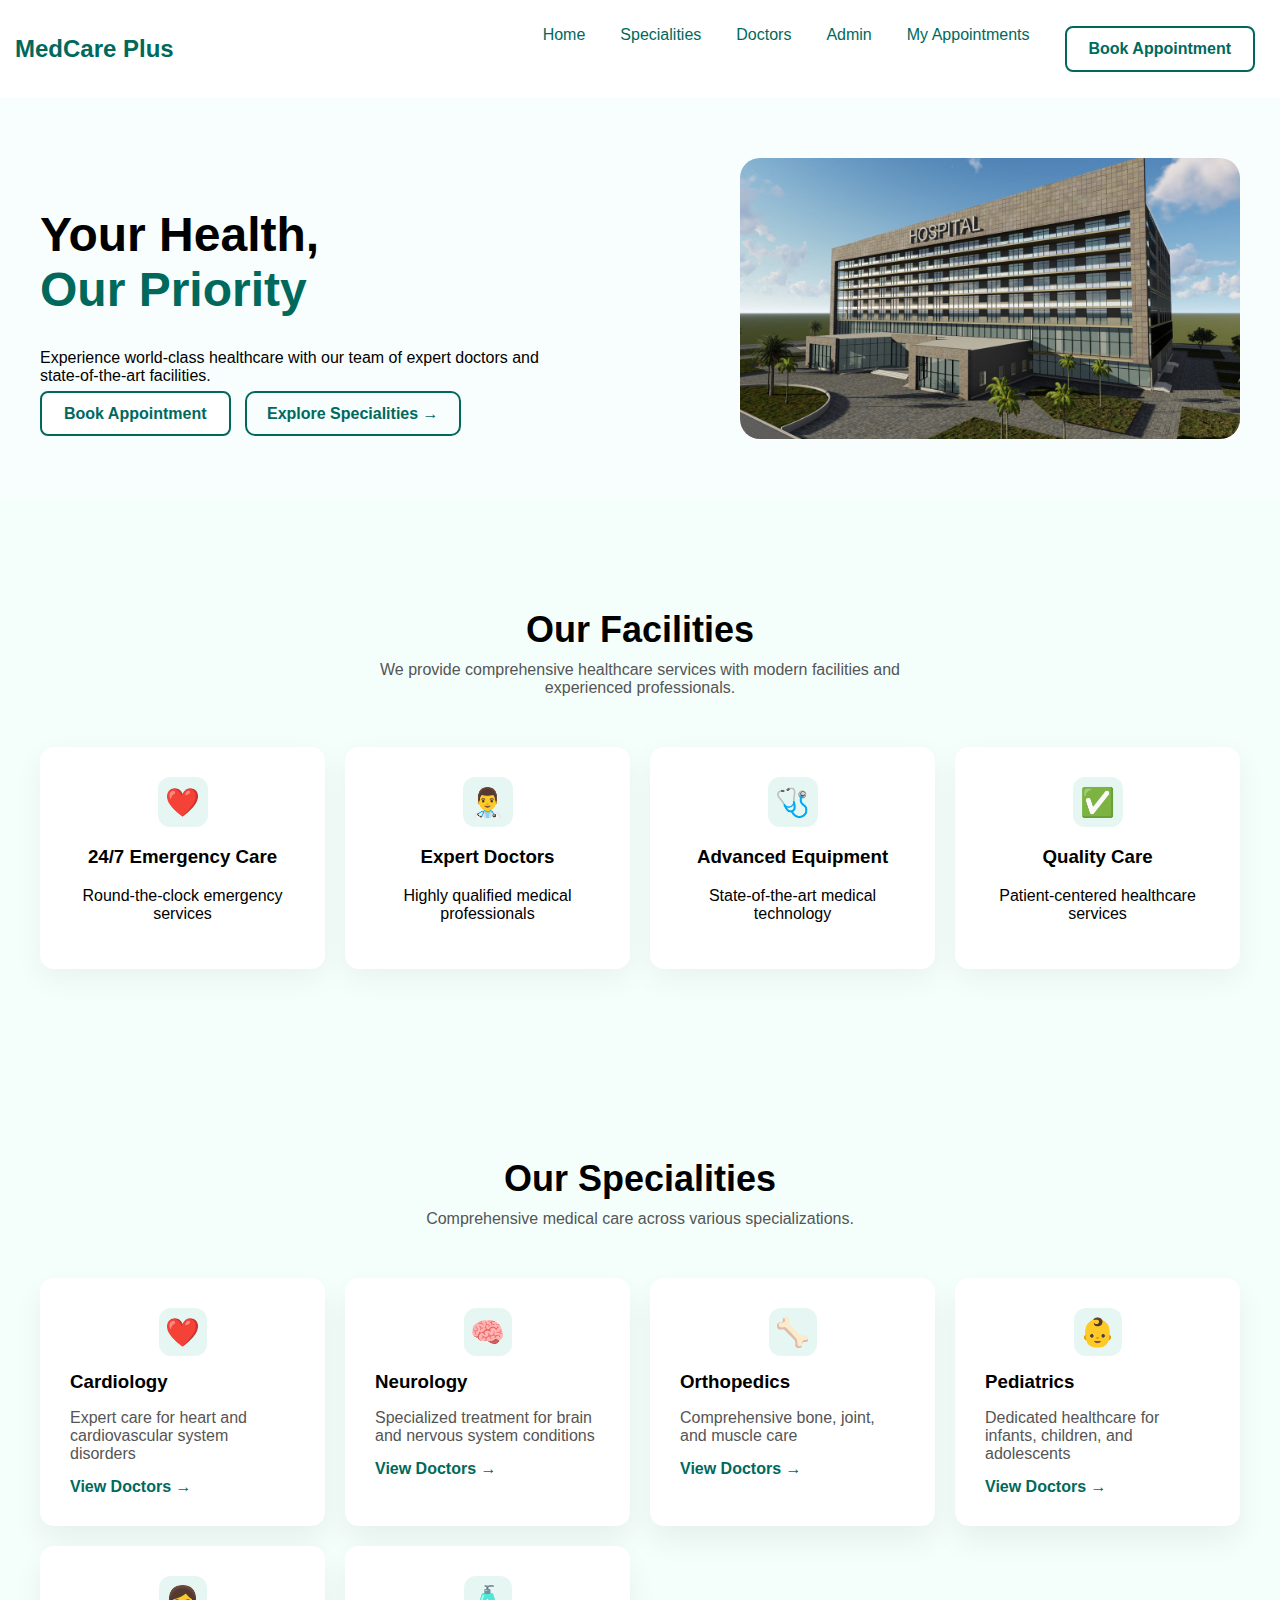
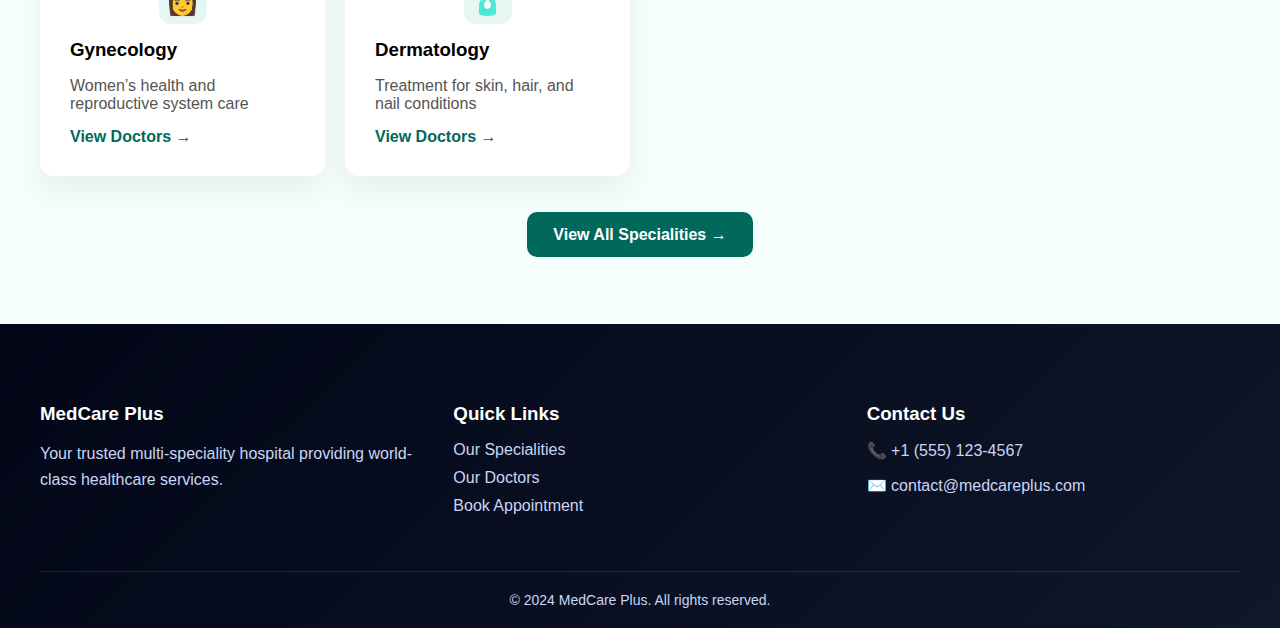
<file: index.html>
<!DOCTYPE html>
<html>
<head>
  <title>MedCare Plus</title>
  <link rel="stylesheet" href="style.css">
</head>
<body>

<header class="navbar">
  <h2 class="logo">MedCare Plus</h2>
  <nav>
  <a href="index.html">Home</a>
  <a href="specialities.html">Specialities</a>
  <a href="doctors.html">Doctors</a>
  <a href="admin-login.html">Admin</a>
  <a href="my-appointments.html">My Appointments</a>
  <a class="btn" href="appointment.html">Book Appointment</a>
</nav>

</header>

<section class="hero">
  <div class="hero-text">
    <h1>Your Health,<br><span>Our Priority</span></h1>
    <p>
      Experience world-class healthcare with our team of expert doctors
      and state-of-the-art facilities.
    </p>

    <div class="hero-buttons">
      <a href="appointment.html" class="btn">Book Appointment</a>
      <a href="specialities.html" class="btn-outline">Explore Specialities →</a>
    </div>
  </div>

  <!-- CLICKABLE IMAGE -->
  <div class="hero-image">
    <a href="doctors.html">
      <img src="Hospital.jpg" alt="Our Doctors">
    </a>
  </div>
</section>

<section class="facilities">
  <h2>Our Facilities</h2>
  <p class="facilities-subtitle">
    We provide comprehensive healthcare services with modern facilities and
    experienced professionals.
  </p>

  <div class="facilities-container">

    <div class="facility-card">
      <div class="icon">❤️</div>
      <h3>24/7 Emergency Care</h3>
      <p>Round-the-clock emergency services</p>
    </div>

    <div class="facility-card">
      <div class="icon">👨‍⚕️</div>
      <h3>Expert Doctors</h3>
      <p>Highly qualified medical professionals</p>
    </div>

    <div class="facility-card">
      <div class="icon">🩺</div>
      <h3>Advanced Equipment</h3>
      <p>State-of-the-art medical technology</p>
    </div>

    <div class="facility-card">
      <div class="icon">✅</div>
      <h3>Quality Care</h3>
      <p>Patient-centered healthcare services</p>
    </div>

  </div>
</section>


<section class="specialities">
  <h2>Our Specialities</h2>
  <p class="specialities-subtitle">
    Comprehensive medical care across various specializations.
  </p>

  <div class="specialities-grid">

    <div class="speciality-card">
      <div class="icon">❤️</div>
      <h3>Cardiology</h3>
      <p>Expert care for heart and cardiovascular system disorders</p>
      <a href="doctors.html">View Doctors →</a>
    </div>

    <div class="speciality-card">
      <div class="icon">🧠</div>
      <h3>Neurology</h3>
      <p>Specialized treatment for brain and nervous system conditions</p>
      <a href="doctors.html">View Doctors →</a>
    </div>

    <div class="speciality-card">
      <div class="icon">🦴</div>
      <h3>Orthopedics</h3>
      <p>Comprehensive bone, joint, and muscle care</p>
      <a href="doctors.html">View Doctors →</a>
    </div>

    <div class="speciality-card">
      <div class="icon">👶</div>
      <h3>Pediatrics</h3>
      <p>Dedicated healthcare for infants, children, and adolescents</p>
      <a href="doctors.html">View Doctors →</a>
    </div>

    <div class="speciality-card">
      <div class="icon">👩</div>
      <h3>Gynecology</h3>
      <p>Women’s health and reproductive system care</p>
      <a href="doctors.html">View Doctors →</a>
    </div>

    <div class="speciality-card">
      <div class="icon">🧴</div>
      <h3>Dermatology</h3>
      <p>Treatment for skin, hair, and nail conditions</p>
      <a href="doctors.html">View Doctors →</a>
    </div>

  </div>

  <div class="specialities-btn">
    <a href="specialities.html">View All Specialities →</a>
  </div>
</section>


<footer class="footer">
  <div class="footer-container">

    <!-- Left -->
    <div class="footer-about">
      <h3>MedCare Plus</h3>
      <p>
        Your trusted multi-speciality hospital providing world-class
        healthcare services.
      </p>
    </div>

    <!-- Middle -->
    <div class="footer-links">
      <h3>Quick Links</h3>
      <ul>
        <li><a href="specialities.html">Our Specialities</a></li>
        <li><a href="doctors.html">Our Doctors</a></li>
        <li><a href="appointment.html">Book Appointment</a></li>
      </ul>
    </div>

    <!-- Right -->
    <div class="footer-contact">
      <h3>Contact Us</h3>
      <p>📞 +1 (555) 123-4567</p>
      <p>✉️ contact@medcareplus.com</p>
    </div>

  </div>

  <div class="footer-bottom">
    © 2024 MedCare Plus. All rights reserved.
  </div>
</footer>





</body>
</html>
</file>
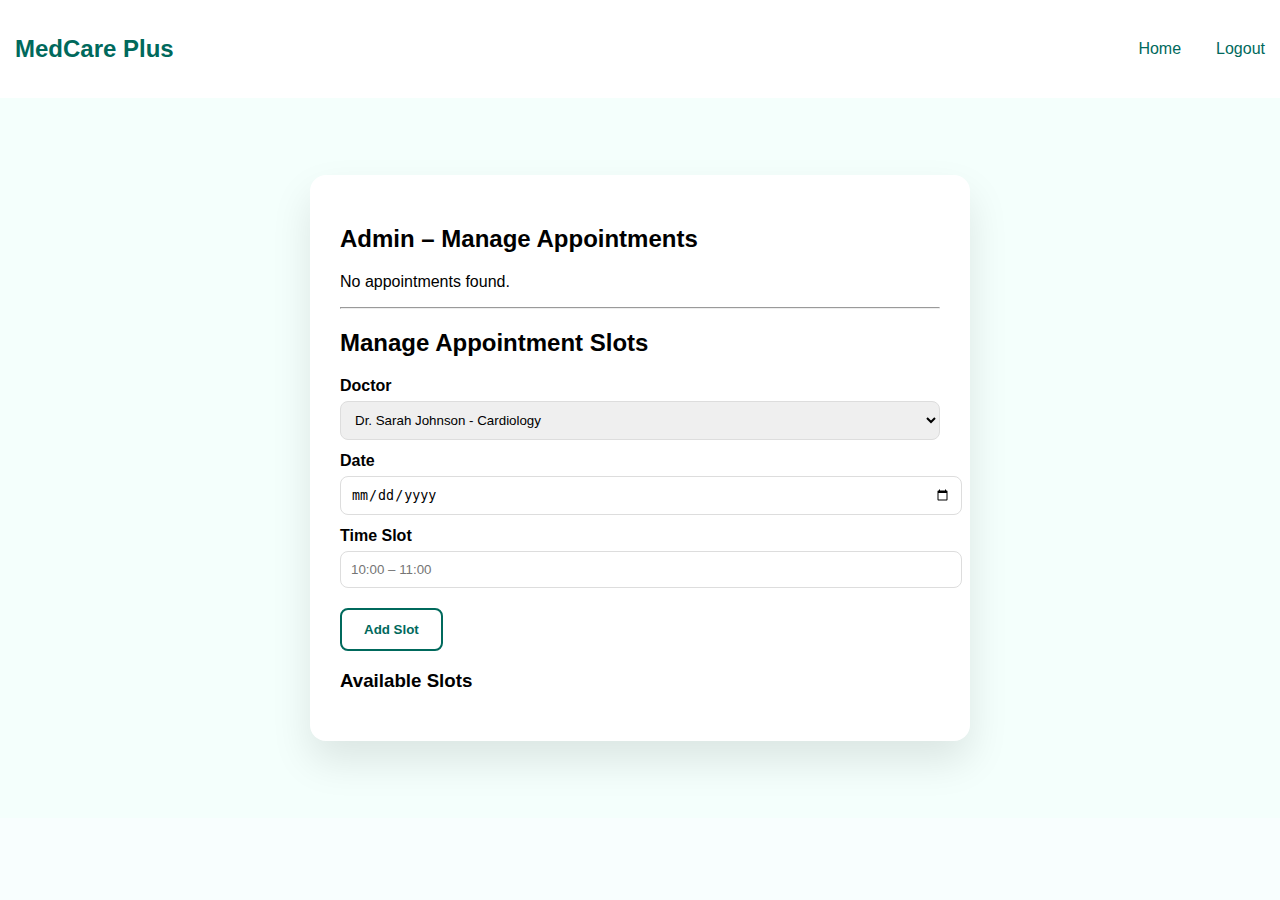
<file: admin-dashboard.html>
<!DOCTYPE html>
<html>
<head>
  <title>Admin Dashboard</title>
  <link rel="stylesheet" href="style.css">
</head>
<body>

<header class="navbar">
  <h2 class="logo">MedCare Plus</h2>
  <nav>
    <a href="index.html">Home</a>
    <a href="admin-login.html">Logout</a>
  </nav>
</header>

<section class="admin">
  <div class="admin-card wide">
    <h2>Admin – Manage Appointments</h2>

    <div id="adminAppointment"></div>
    <hr>

<h2>Manage Appointment Slots</h2>

<form onsubmit="addSlot(event)">
  <label>Doctor</label>
  <select id="slotDoctor" required>
    <option>Dr. Sarah Johnson - Cardiology</option>
    <option>Dr. Michael Chen - Neurology</option>
    <option>Dr. James Wilson - Orthopedics</option>
    <option>Dr. Emily Rodriguez - Pediatrics</option>
  </select>

  <label>Date</label>
  <input type="date" id="slotDate" required>

  <label>Time Slot</label>
  <input type="text" id="slotTime" placeholder="10:00 – 11:00" required>

  <button class="btn">Add Slot</button>
</form>

<h3>Available Slots</h3>
<ul id="slotList"></ul>

  </div>
</section>

<script>
const appointments =
  JSON.parse(localStorage.getItem("appointments")) || [];

const box = document.getElementById("adminAppointment");

if (appointments.length === 0) {
  box.innerHTML = "<p>No appointments found.</p>";
} else {
  box.innerHTML = appointments
    .map((a, index) => {
      let actionArea = "";

      if (a.status === "Pending") {
        actionArea = `
          <button class="btn" onclick="updateStatus(${index}, 'Confirmed')">
            Approve
          </button>
          <button class="btn-outline" onclick="updateStatus(${index}, 'Rejected')">
            Reject
          </button>
        `;
      } 
      else if (a.status === "Confirmed") {
        actionArea = `
          <p class="admin-status approved">
            ✅ You approved this appointment
          </p>
        `;
      } 
      else if (a.status === "Rejected") {
        actionArea = `
          <p class="admin-status rejected">
            ❌ You rejected this appointment
          </p>
        `;
      }

      return `
        <div class="appointment-card user">
          <p><strong>Name:</strong> ${a.name}</p>
          <p><strong>Doctor:</strong> ${a.doctor}</p>
          <p><strong>Date:</strong> ${a.date}</p>
          <p><strong>Time:</strong> ${a.time}</p>
          <p><strong>Status:</strong> ${a.status}</p>

          ${actionArea}
        </div>
      `;
    })
    .join("");
}

function updateStatus(index, status) {
  appointments[index].status = status;
  localStorage.setItem("appointments", JSON.stringify(appointments));
  location.reload();
}
</script>
<script>
function addSlot(e) {
  e.preventDefault();

  // ❌ Block Sunday slot creation
  if (new Date(slotDate.value).getDay() === 0) {
    alert("Cannot create slots on Sunday");
    return;
  }

  const slot = {
    doctor: slotDoctor.value,
    date: slotDate.value,
    time: slotTime.value
  };

  const slots = JSON.parse(localStorage.getItem("slots")) || [];
  slots.push(slot);
  localStorage.setItem("slots", JSON.stringify(slots));

  alert("Slot added successfully");

  // Optional: clear form
  slotDate.value = "";
  slotTime.value = "";

  showSlots();
}


function showSlots() {
  const slots = JSON.parse(localStorage.getItem("slots")) || [];
  slotList.innerHTML = slots
    .map(s => `<li>${s.doctor} | ${s.date} | ${s.time}</li>`)
    .join("");
}

showSlots();
</script>




</body>
</html>
</file>
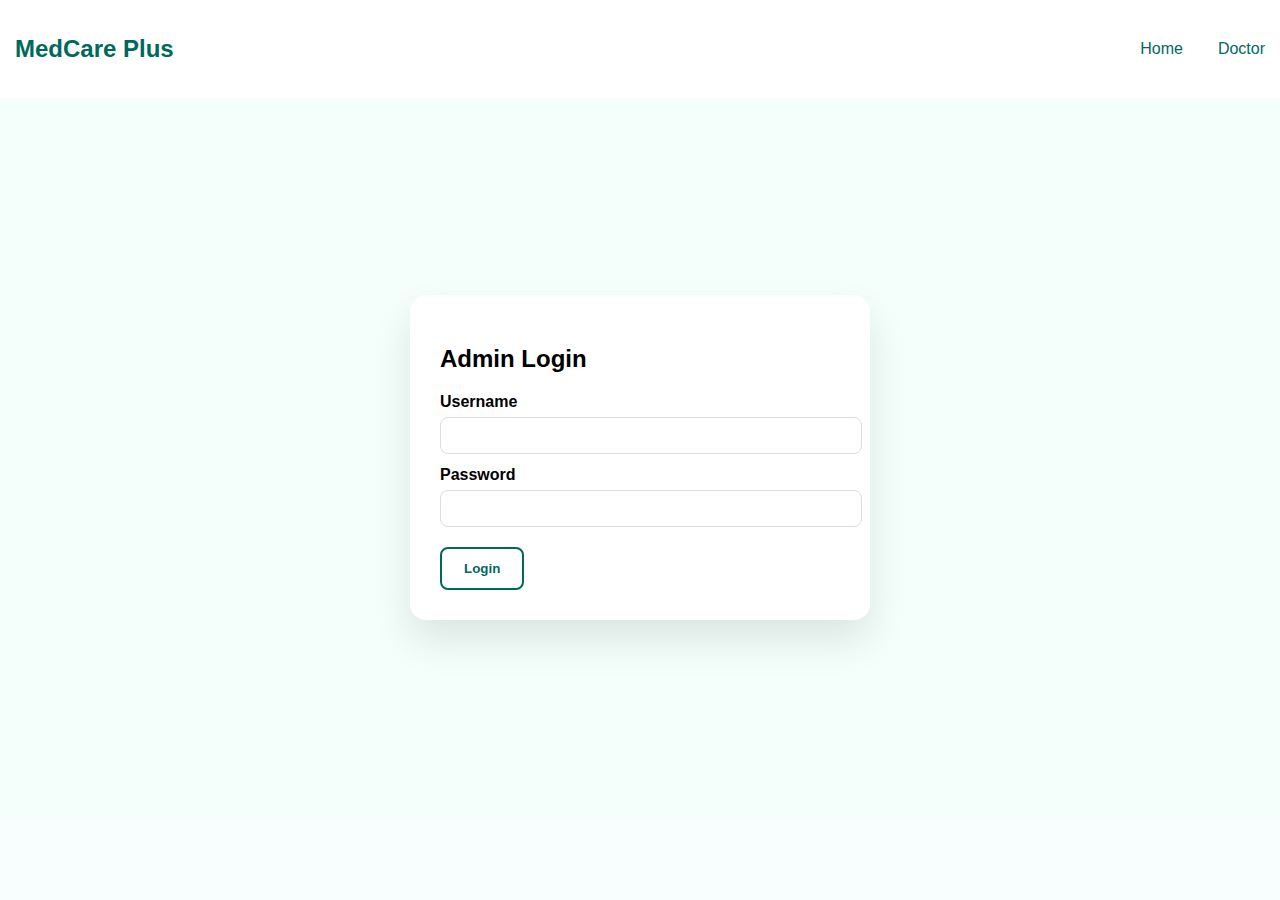
<file: admin-login.html>
<!DOCTYPE html>
<html>
<head>
  <title>Admin Login</title>
  <link rel="stylesheet" href="style.css">
</head>
<body>

<header class="navbar">
  <h2 class="logo">MedCare Plus</h2>
  <nav>
  <a href="index.html">Home</a>
  <a href="doctor-login.html">Doctor</a> 
</nav>
</header>

<section class="admin">
  <div class="admin-card">
    <h2>Admin Login</h2>

    <form onsubmit="adminLogin(event)">
      <label>Username</label>
      <input type="text" id="username" required>

      <label>Password</label>
      <input type="password" id="password" required>

      <button type="submit" class="btn">Login</button>
    </form>
  </div>
</section>

<script>
function adminLogin(e) {
  e.preventDefault();

  const u = document.getElementById("username").value;
  const p = document.getElementById("password").value;

  if (u === "admin" && p === "admin123") {
    window.location.href = "admin-dashboard.html";
  } else {
    alert("Invalid admin credentials");
  }
}
</script>

</body>
</html>
</file>
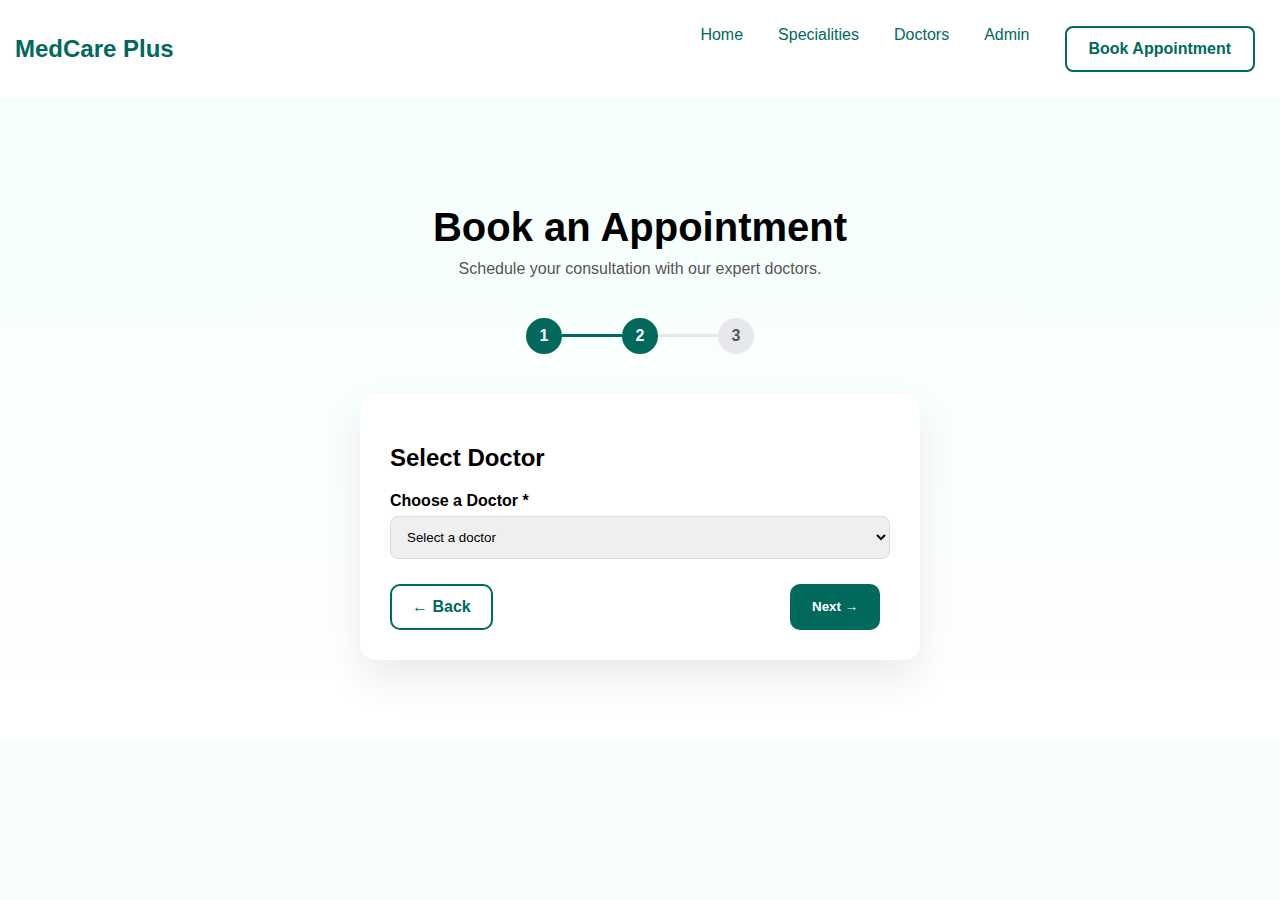
<file: appointment-step2.html>
<!DOCTYPE html>
<html lang="en">
<head>
  <meta charset="UTF-8" />
  <meta name="viewport" content="width=device-width, initial-scale=1.0" />
  <title>Select Doctor</title>
  <link rel="stylesheet" href="style.css" />
</head>
<body>

<!-- Navbar -->
<header class="navbar">
  <h2 class="logo">MedCare Plus</h2>
  <nav>
    <a href="index.html">Home</a>
    <a href="specialities.html">Specialities</a>
    <a href="doctors.html">Doctors</a>
    <a href="admin-login.html">Admin</a>
    <a class="btn" href="appointment.html">Book Appointment</a>
  </nav>
</header>

<section class="appointment">
  <h1>Book an Appointment</h1>
  <p class="subtitle">
    Schedule your consultation with our expert doctors.
  </p>

  <!-- Steps -->
  <div class="steps">
    <div class="step done">1</div>
    <div class="line active"></div>
    <div class="step active">2</div>
    <div class="line"></div>
    <div class="step">3</div>
  </div>

  <!-- Card -->
  <div class="appointment-card">
    <h2>Select Doctor</h2>

    <form id="step2Form">
      <label>Choose a Doctor *</label>

      <select id="doctor" required>
        <option value="">Select a doctor</option>
        <option value="Dr. Sarah Johnson - Cardiology">Dr. Sarah Johnson – Cardiology</option>
        <option value="Dr. Michael Chen - Neurology">Dr. Michael Chen – Neurology</option>
        <option value="Dr. James Wilson - Orthopedics">Dr. James Wilson – Orthopedics</option>
        <option value="Dr. Emily Rodriguez - Pediatrics">Dr. Emily Rodriguez – Pediatrics</option>
        <option value="Dr. Priya Sharma - Gynecology">Dr. Priya Sharma – Gynecology</option>
        <option value="Dr. Anil Kumar - ENT">Dr. Anil Kumar – ENT</option>
        <option value="Dr. David Kim - Dermatology">Dr. David Kim – Dermatology</option>
        <option value="Dr. Rajesh Patel - General Medicine">Dr. Rajesh Patel – General Medicine</option>
      </select>

      <div class="form-btn between">
        <a href="appointment.html" class="btn-outline">← Back</a>
        <button type="button" class="btn" onclick="saveStep2()">Next →</button>
      </div>
    </form>
  </div>
</section>

<script>
function saveStep2() {
  const doctor = document.getElementById("doctor").value;

  if (!doctor) {
    alert("Please select a doctor");
    return;
  }

  // Save doctor selection
  localStorage.setItem("step2", doctor);

  // Go to Step 3
  window.location.href = "appointment-step3.html";
}
</script>

</body>
</html>
</file>
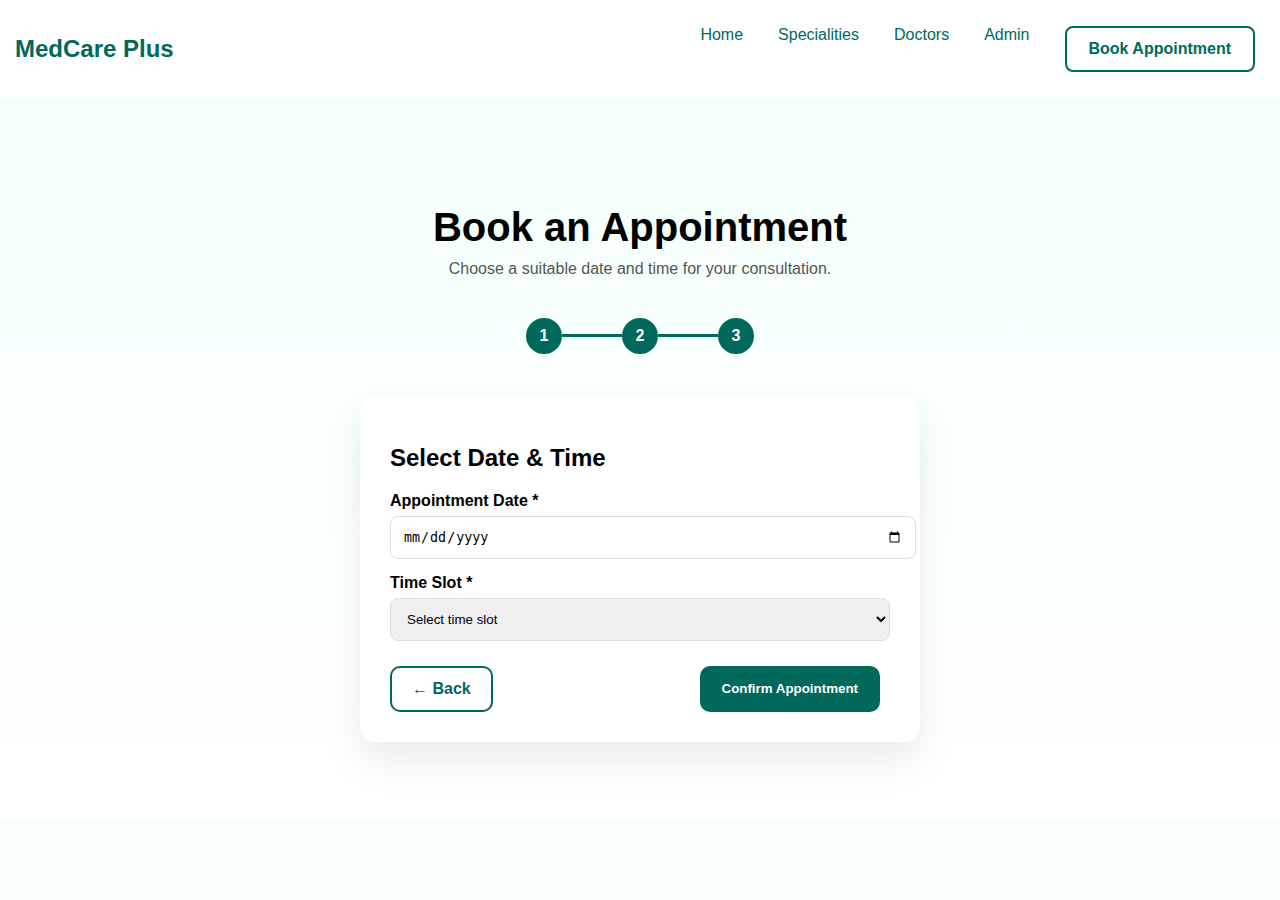
<file: appointment-step3.html>
<!DOCTYPE html>
<html lang="en">
<head>
  <meta charset="UTF-8" />
  <meta name="viewport" content="width=device-width, initial-scale=1.0" />
  <title>Select Date & Time</title>
  <link rel="stylesheet" href="style.css" />
</head>
<body>

<!-- Navbar -->
<header class="navbar">
  <h2 class="logo">MedCare Plus</h2>
  <nav>
    <a href="index.html">Home</a>
    <a href="specialities.html">Specialities</a>
    <a href="doctors.html">Doctors</a>
    <a href="admin-login.html">Admin</a>
    <a class="btn" href="appointment.html">Book Appointment</a>
  </nav>
</header>

<section class="appointment">
  <h1>Book an Appointment</h1>
  <p class="subtitle">
    Choose a suitable date and time for your consultation.
  </p>

  <!-- Steps -->
  <div class="steps">
    <div class="step done">1</div>
    <div class="line active"></div>
    <div class="step done">2</div>
    <div class="line active"></div>
    <div class="step active">3</div>
  </div>

  <!-- Card -->
  <div class="appointment-card">
    <h2>Select Date & Time</h2>

    <form onsubmit="confirmAppointment(event)">
      <label>Appointment Date *</label>
      <input type="date" id="date" required />

      <label>Time Slot *</label>
      <select id="time" required>
        <option value="">Select time slot</option>
        <option>09:00 – 10:00</option>
        <option>10:00 – 11:00</option>
        <option>04:00 – 05:00</option>
        <option>05:00 – 06:00</option>
      </select>

      <div class="form-btn between">
        <a href="appointment-step2.html" class="btn-outline">← Back</a>
        <button type="submit" class="btn">Confirm Appointment</button>
      </div>
    </form>
  </div>
</section>

<script>
const dateInput = document.getElementById("date");

/* Disable Sunday when selecting date */
dateInput.addEventListener("change", function () {
  const selectedDate = new Date(this.value);

  if (selectedDate.getDay() === 0) { // 0 = Sunday
    alert("❌ Appointments are not available on Sunday.");
    this.value = "";
  }
});

function confirmAppointment(e) {
  e.preventDefault();

  const selectedDate = new Date(dateInput.value);

  // Safety check (VERY IMPORTANT)
  if (selectedDate.getDay() === 0) {
    alert("❌ You cannot place an appointment on Sunday.");
    return;
  }

  const step1 = JSON.parse(localStorage.getItem("step1"));
  const step2 = localStorage.getItem("step2");

  if (!step1 || !step2) {
    alert("Missing appointment details. Please start again.");
    window.location.href = "appointment.html";
    return;
  }

  const newAppointment = {
    id: Date.now(),
    name: step1.name,
    email: step1.email,
    phone: step1.phone,
    doctor: step2,
    date: dateInput.value,
    time: document.getElementById("time").value,
    status: "Pending"
  };

  const appointments =
    JSON.parse(localStorage.getItem("appointments")) || [];

  appointments.push(newAppointment);
  localStorage.setItem("appointments", JSON.stringify(appointments));

  alert("✅ Appointment booked successfully!");
  window.location.href = "my-appointments.html";
}
</script>


</body>
</html>
</file>
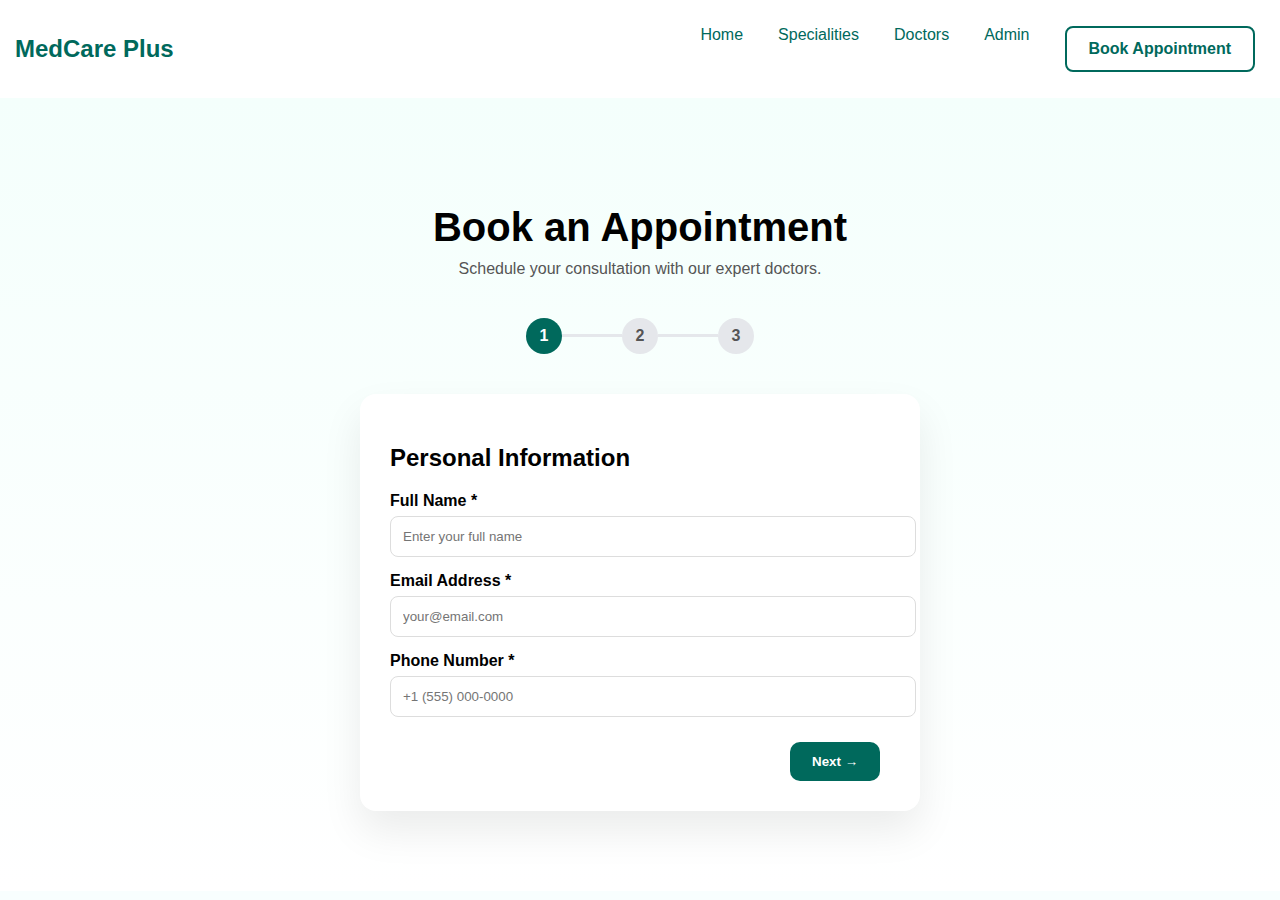
<file: appointment.html>
<!DOCTYPE html>
<html lang="en">
<head>
  <meta charset="UTF-8" />
  <meta name="viewport" content="width=device-width, initial-scale=1.0" />
  <title>Book Appointment</title>
  <link rel="stylesheet" href="style.css" />
</head>
<body>

<!-- Navbar -->
<header class="navbar">
  <h2 class="logo">MedCare Plus</h2>
  <nav>
    <a href="index.html">Home</a>
    <a href="specialities.html">Specialities</a>
    <a href="doctors.html">Doctors</a>
    <a href="admin-login.html">Admin</a>
    <a class="btn" href="appointment.html">Book Appointment</a>
  </nav>
</header>

<!-- Appointment Section -->
<section class="appointment">
  <h1>Book an Appointment</h1>
  <p class="subtitle">
    Schedule your consultation with our expert doctors.
  </p>

  <!-- Step Indicator -->
  <div class="steps">
    <div class="step active">1</div>
    <div class="line"></div>
    <div class="step">2</div>
    <div class="line"></div>
    <div class="step">3</div>
  </div>

  <!-- Form Card -->
  <div class="appointment-card">
    <h2>Personal Information</h2>

    <form id="step1Form">
      <label>Full Name *</label>
      <input type="text" id="name" placeholder="Enter your full name" required />

      <label>Email Address *</label>
      <input type="email" id="email" placeholder="your@email.com" required />

      <label>Phone Number *</label>
      <input type="tel" id="phone" placeholder="+1 (555) 000-0000" required />

      <div class="form-btn">
        <button type="button" class="btn" onclick="saveStep1()">Next →</button>
      </div>
    </form>
  </div>
</section>

<script>
function saveStep1() {
  const name = document.getElementById("name").value;
  const email = document.getElementById("email").value;
  const phone = document.getElementById("phone").value;

  if (!name || !email || !phone) {
    alert("Please fill all fields");
    return;
  }

  const step1Data = {
    name: name,
    email: email,
    phone: phone
  };

  localStorage.setItem("step1", JSON.stringify(step1Data));

  // Go to Step 2
  window.location.href = "appointment-step2.html";
}
</script>

</body>
</html>
</file>
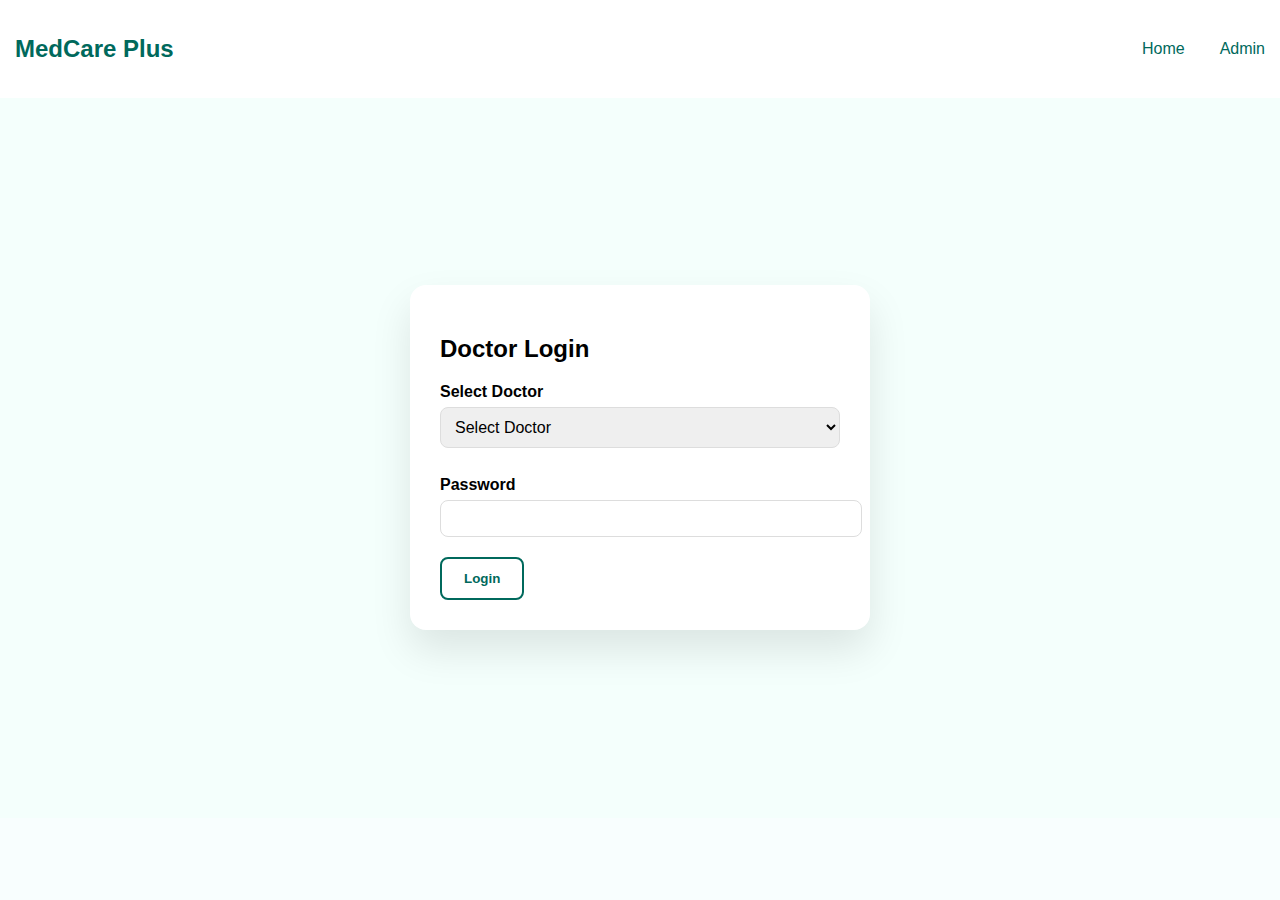
<file: doctor-dashboard.html>
<!DOCTYPE html>
<html>
<head>
  <title>Doctor Dashboard</title>
  <link rel="stylesheet" href="style.css">
</head>
<body>

<header class="navbar">
  <h2 class="logo">MedCare Plus</h2>
  <nav>
    <a href="index.html">Home</a>
    <a href="doctor-login.html" onclick="logoutDoctor()">Logout</a>
  </nav>
</header>

<section class="admin">
  <div class="admin-card wide">
    <h2>Doctor Appointments</h2>
    <div id="doctorAppointments"></div>
  </div>
</section>

<script>
const loggedDoctor = localStorage.getItem("loggedDoctor");
const appointments = JSON.parse(localStorage.getItem("appointments")) || [];
const box = document.getElementById("doctorAppointments");

// Safety check
if (!loggedDoctor) {
  alert("Please login first");
  window.location.href = "doctor-login.html";
}

// Normalize doctor name (remove speciality & dash issues)
const doctorKey = loggedDoctor.split("–")[0].trim();

// FILTER APPOINTMENTS SAFELY
const myAppointments = appointments.filter(a =>
  a.doctor && a.doctor.includes(doctorKey)
);

if (myAppointments.length === 0) {
  box.innerHTML = "<p>No appointments assigned to you.</p>";
} else {
  box.innerHTML = myAppointments.map(a => `
    <div class="appointment-card user">
      <p><strong>Patient:</strong> ${a.name}</p>
      <p><strong>Doctor:</strong> ${a.doctor}</p>
      <p><strong>Date:</strong> ${a.date}</p>
      <p><strong>Time:</strong> ${a.time}</p>
      <p><strong>Status:</strong> ${a.status}</p>
    </div>
  `).join("");
}

function logoutDoctor() {
  localStorage.removeItem("loggedDoctor");
}
</script>

</body>
</html>
</file>
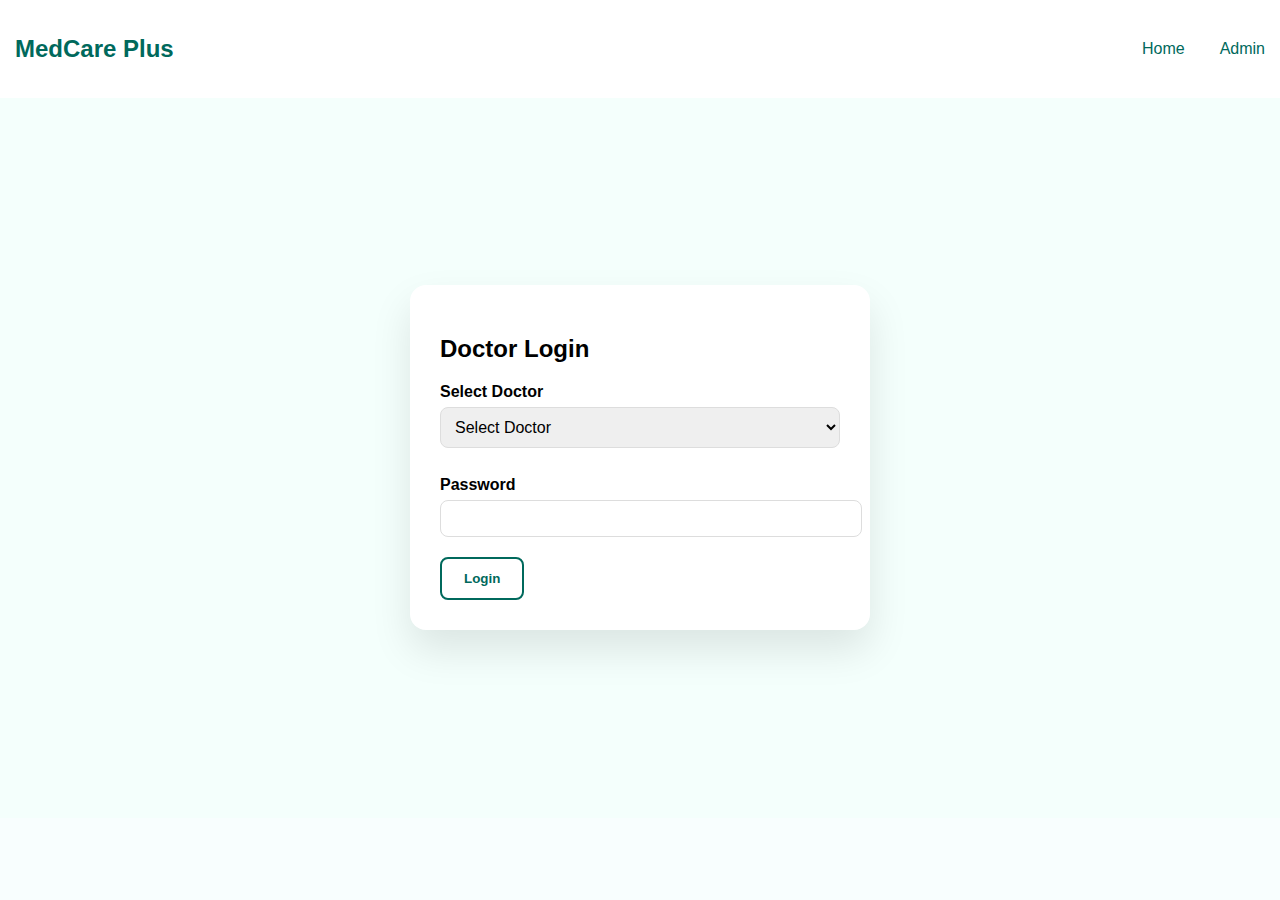
<file: doctor-login.html>
<!DOCTYPE html>
<html>
<head>
  <title>Doctor Login</title>
  <link rel="stylesheet" href="style.css">
</head>
<body>

   <header class="navbar">
    <h2 class="logo">MedCare Plus</h2>
    <nav>
      <a href="index.html">Home</a>
      
      <a href="admin-login.html">Admin</a>
      
    </nav>
  </header>


<section class="admin">
  <div class="admin-card">
    <h2>Doctor Login</h2>

   <form onsubmit="doctorLogin(event)">
  <label>Select Doctor</label>

<select id="doctor" class="dropdown" required>
  <option value="">Select Doctor</option>
  <option>Dr. Sarah Johnson – Cardiology</option>
  <option>Dr. Michael Chen – Neurology</option>
  <option>Dr. James Wilson – Orthopedics</option>
  <option>Dr. Emily Rodriguez – Pediatrics</option>
  <option>Dr. Priya Sharma – Gynecology</option>
  <option>Dr. Anil Kumar – ENT</option>
  <option>Dr. David Kim – Dermatology</option>
  <option>Dr. Rajesh Patel – General Medicine</option>
</select>


  <label>Password</label>
  <input type="password" id="password" required>

  <button class="btn">Login</button>
</form>

  </div>
</section>

<script>
function doctorLogin(e) {
  e.preventDefault();

  const doctorName = document.getElementById("doctor").value;
  const password = document.getElementById("password").value;

  // Demo password
  if (password !== "doctor123") {
    alert("❌ Invalid password");
    return;
  }

  // Save logged-in doctor
  localStorage.setItem("loggedDoctor", doctorName);

  // Redirect to dashboard
  window.location.href = "doctor-dashboard.html";
}
</script>


</body>
</html>
</file>
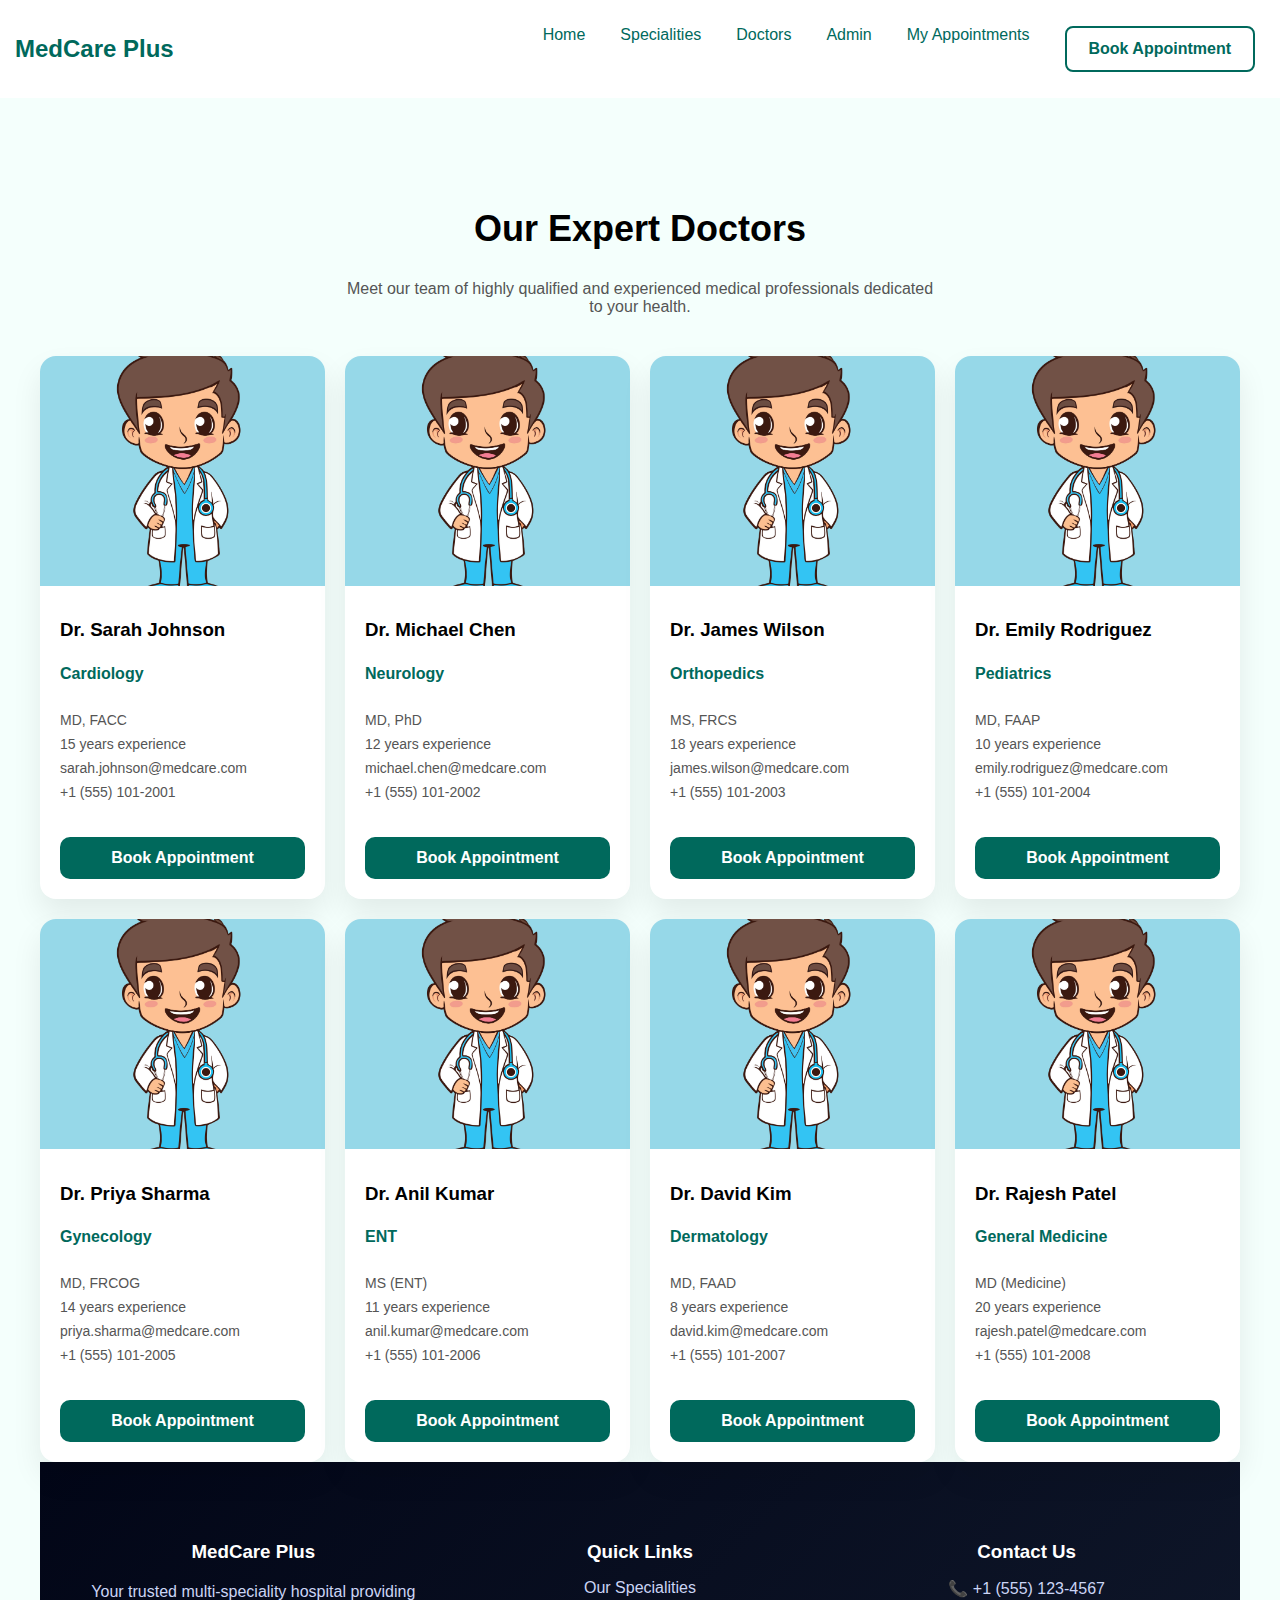
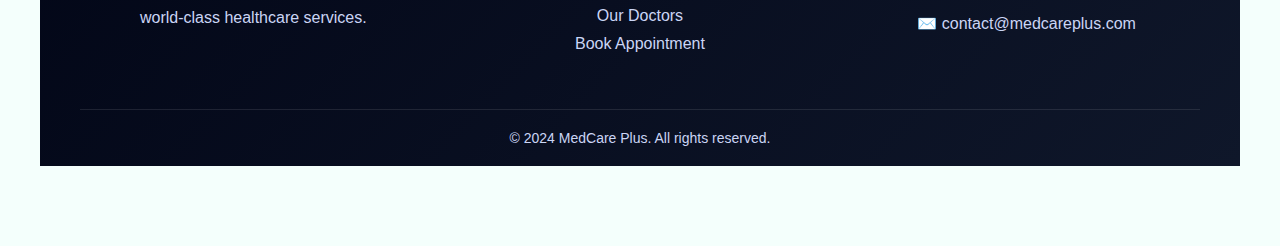
<file: doctors.html>
<!DOCTYPE html>
<html lang="en">
<head>
  <meta charset="UTF-8">
  <meta name="viewport" content="width=device-width, initial-scale=1.0">
  <title>Doctors</title>
  <link rel="stylesheet" href="style.css">
</head>
<body>
    <header class="navbar">
  <h2 class="logo">MedCare Plus</h2>
 <nav>
  <a href="index.html">Home</a>
  <a href="specialities.html">Specialities</a>
  <a href="doctors.html">Doctors</a>
  <a href="admin-login.html">Admin</a>
  <a href="my-appointments.html">My Appointments</a>
  <a class="btn" href="appointment.html">Book Appointment</a>
</nav>

</header>


<section class="doctors">
  <h2>Our Expert Doctors</h2>
  <p class="subtitle">
    Meet our team of highly qualified and experienced medical professionals
    dedicated to your health.
  </p>

  <div class="doctors-grid">

  <!-- Cardiology -->
  <div class="doctor-card ">
    <img src="Doctor.jpg" alt="Doctor" class="doctor-img">
    <h3>Dr. Sarah Johnson</h3>
    <span>Cardiology</span>
    <ul>
      <li>MD, FACC</li>
      <li>15 years experience</li>
      <li>sarah.johnson@medcare.com</li>
      <li>+1 (555) 101-2001</li>
    </ul>
    <a href="appointment.html" class="doctor-btn">Book Appointment</a>
  </div>

  <!-- Neurology -->
  <div class="doctor-card">
    <img src="Doctor.jpg" alt="Doctor" class="doctor-img">
    <h3>Dr. Michael Chen</h3>
    <span>Neurology</span>
    <ul>
      <li>MD, PhD</li>
      <li>12 years experience</li>
      <li>michael.chen@medcare.com</li>
      <li>+1 (555) 101-2002</li>
    </ul>
    <a href="appointment.html" class="doctor-btn">Book Appointment</a>
  </div>

  <!-- Orthopedics -->
  <div class="doctor-card">
    <img src="Doctor.jpg" alt="Doctor" class="doctor-img">
    <h3>Dr. James Wilson</h3>
    <span>Orthopedics</span>
    <ul>
      <li>MS, FRCS</li>
      <li>18 years experience</li>
      <li>james.wilson@medcare.com</li>
      <li>+1 (555) 101-2003</li>
    </ul>
    <a href="appointment.html" class="doctor-btn">Book Appointment</a>
  </div>

  <!-- Pediatrics -->
  <div class="doctor-card">
    <img src="Doctor.jpg" alt="Doctor" class="doctor-img">
    <h3>Dr. Emily Rodriguez</h3>
    <span>Pediatrics</span>
    <ul>
      <li>MD, FAAP</li>
      <li>10 years experience</li>
      <li>emily.rodriguez@medcare.com</li>
      <li>+1 (555) 101-2004</li>
    </ul>
    <a href="appointment.html" class="doctor-btn">Book Appointment</a>
  </div>

  <!-- Gynecology -->
  <div class="doctor-card">
    <img src="Doctor.jpg" alt="Doctor" class="doctor-img">
    <h3>Dr. Priya Sharma</h3>
    <span>Gynecology</span>
    <ul>
      <li>MD, FRCOG</li>
      <li>14 years experience</li>
      <li>priya.sharma@medcare.com</li>
      <li>+1 (555) 101-2005</li>
    </ul>
    <a href="appointment.html" class="doctor-btn">Book Appointment</a>
  </div>

  <!-- ENT -->
  <div class="doctor-card">
    <img src="Doctor.jpg" alt="Doctor" class="doctor-img">
    <h3>Dr. Anil Kumar</h3>
    <span>ENT</span>
    <ul>
      <li>MS (ENT)</li>
      <li>11 years experience</li>
      <li>anil.kumar@medcare.com</li>
      <li>+1 (555) 101-2006</li>
    </ul>
    <a href="appointment.html" class="doctor-btn">Book Appointment</a>
  </div>

  <!-- Dermatology -->
  <div class="doctor-card">
    <img src="Doctor.jpg" alt="Doctor" class="doctor-img">
    <h3>Dr. David Kim</h3>
    <span>Dermatology</span>
    <ul>
      <li>MD, FAAD</li>
      <li>8 years experience</li>
      <li>david.kim@medcare.com</li>
      <li>+1 (555) 101-2007</li>
    </ul>
    <a href="appointment.html" class="doctor-btn">Book Appointment</a>
  </div>

  <!-- General Medicine -->
  <div class="doctor-card">
    <img src="Doctor.jpg" alt="Doctor" class="doctor-img">
    <h3>Dr. Rajesh Patel</h3>
    <span>General Medicine</span>
    <ul>
      <li>MD (Medicine)</li>
      <li>20 years experience</li>
      <li>rajesh.patel@medcare.com</li>
      <li>+1 (555) 101-2008</li>
    </ul>
    <a href="appointment.html" class="doctor-btn">Book Appointment</a>
  </div>

</div>

<footer class="footer">
  <div class="footer-container">

    <!-- Left -->
    <div class="footer-about">
      <h3>MedCare Plus</h3>
      <p>
        Your trusted multi-speciality hospital providing world-class
        healthcare services.
      </p>
    </div>

    <!-- Middle -->
    <div class="footer-links">
      <h3>Quick Links</h3>
      <ul>
        <li><a href="specialities.html">Our Specialities</a></li>
        <li><a href="doctors.html">Our Doctors</a></li>
        <li><a href="appointment.html">Book Appointment</a></li>
      </ul>
    </div>

    <!-- Right -->
    <div class="footer-contact">
      <h3>Contact Us</h3>
      <p>📞 +1 (555) 123-4567</p>
      <p>✉️ contact@medcareplus.com</p>
    </div>

  </div>

  <div class="footer-bottom">
    © 2024 MedCare Plus. All rights reserved.
  </div>
</footer>


</body>
</html>
</file>
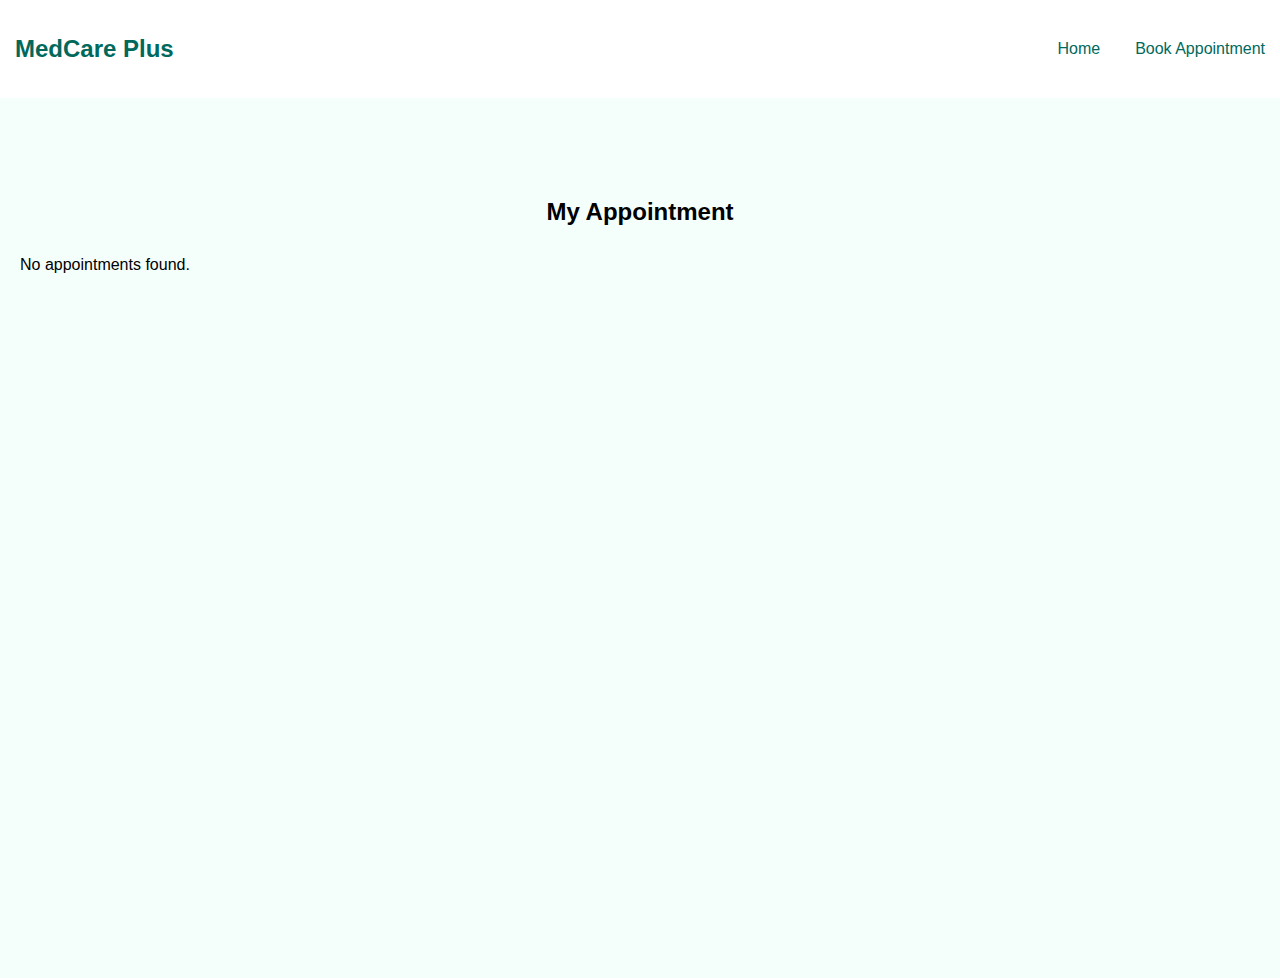
<file: my-appointments.html>
<!DOCTYPE html>
<html lang="en">
<head>
  <meta charset="UTF-8">
  <title>My Appointments</title>
  <link rel="stylesheet" href="style.css">
</head>
<body>

<header class="navbar">
  <h2 class="logo">MedCare Plus</h2>
  <nav>
    <a href="index.html">Home</a>
    <a href="appointment.html">Book Appointment</a>
  </nav>
</header>

<section class="appointments">
  <h2>My Appointment</h2>

  <div id="appointmentBox"></div>
</section>

<script>
const appointments =
  JSON.parse(localStorage.getItem("appointments")) || [];

const box = document.getElementById("appointmentBox");

if (appointments.length === 0) {
  box.innerHTML = "<p>No appointments found.</p>";
} else {
  box.innerHTML = appointments
    .map((a, index) => {
      let cancelBtn = "";

      // Allow cancel for Pending AND Rejected
      if (a.status !== "Confirmed") {
        cancelBtn = `
          <button class="btn-outline"
            onclick="cancelAppointment(${index})">
            Remove Appointment
          </button>
        `;
      }

      return `
        <div class="appointment-card user">
          <p><strong>Name:</strong> ${a.name}</p>
          <p><strong>Doctor:</strong> ${a.doctor}</p>
          <p><strong>Date:</strong> ${a.date}</p>
          <p><strong>Time:</strong> ${a.time}</p>
          <p><strong>Status:</strong> ${a.status}</p>

          ${cancelBtn}
        </div>
      `;
    })
    .join("");
}

function cancelAppointment(index) {
  if (!confirm("Are you sure you want to remove this appointment?")) return;

  appointments.splice(index, 1);
  localStorage.setItem("appointments", JSON.stringify(appointments));
  location.reload();
}

</script>



</body>
</html>
</file>
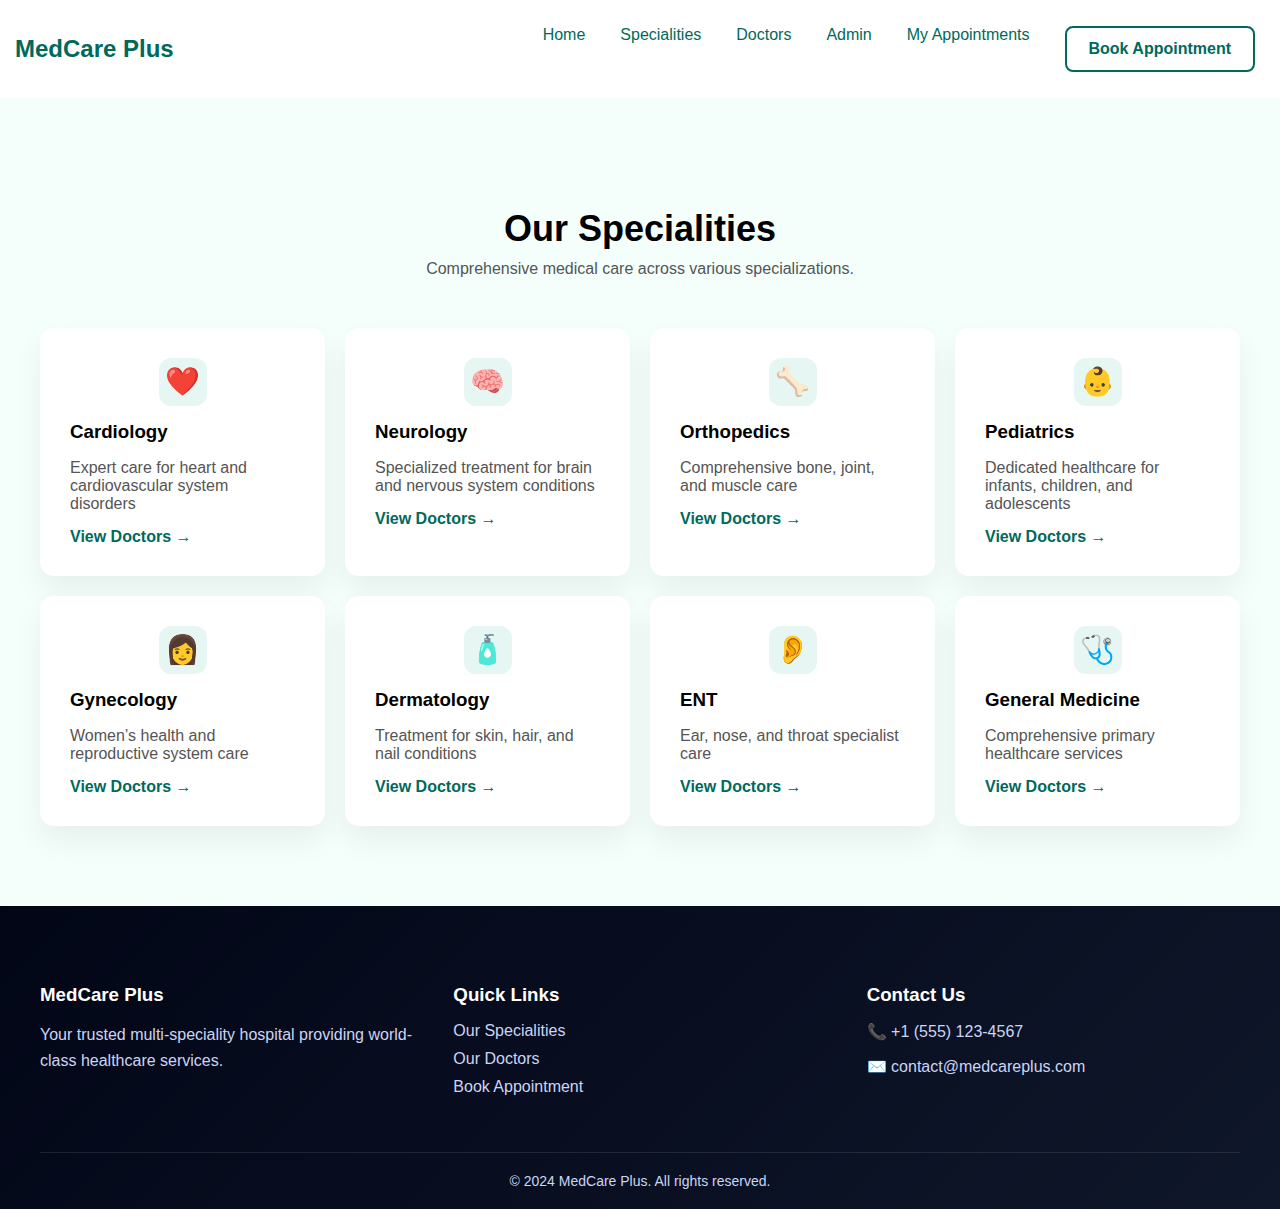
<file: specialities.html>
<!DOCTYPE html>
<html lang="en">
<head>
    <meta charset="UTF-8">
    <meta name="viewport" content="width=device-width, initial-scale=1.0">
    <title>specialities</title>
    <link rel="stylesheet" href="style.css">
</head>
<body>

    <header class="navbar">
  <h2 class="logo">MedCare Plus</h2>
 <nav>
  <a href="index.html">Home</a>
  <a href="specialities.html">Specialities</a>
  <a href="doctors.html">Doctors</a>
  <a href="admin-login.html">Admin</a>
  <a href="my-appointments.html">My Appointments</a>
  <a class="btn" href="appointment.html">Book Appointment</a>
</nav>

</header>
    <section class="specialities">
  <h2>Our Specialities</h2>
  <p class="specialities-subtitle">
    Comprehensive medical care across various specializations.
  </p>

  <div class="specialities-grid">

    <div class="speciality-card">
      <div class="icon">❤️</div>
      <h3>Cardiology</h3>
      <p>Expert care for heart and cardiovascular system disorders</p>
      <a href="doctors.html">View Doctors →</a>
    </div>

    <div class="speciality-card">
      <div class="icon">🧠</div>
      <h3>Neurology</h3>
      <p>Specialized treatment for brain and nervous system conditions</p>
      <a href="doctors.html">View Doctors →</a>
    </div>

    <div class="speciality-card">
      <div class="icon">🦴</div>
      <h3>Orthopedics</h3>
      <p>Comprehensive bone, joint, and muscle care</p>
      <a href="doctors.html">View Doctors →</a>
    </div>

    <div class="speciality-card">
      <div class="icon">👶</div>
      <h3>Pediatrics</h3>
      <p>Dedicated healthcare for infants, children, and adolescents</p>
      <a href="doctors.html">View Doctors →</a>
    </div>

    <div class="speciality-card">
      <div class="icon">👩</div>
      <h3>Gynecology</h3>
      <p>Women’s health and reproductive system care</p>
      <a href="doctors.html">View Doctors →</a>
    </div>

    <div class="speciality-card">
      <div class="icon">🧴</div>
      <h3>Dermatology</h3>
      <p>Treatment for skin, hair, and nail conditions</p>
      <a href="doctors.html">View Doctors →</a>
    </div>

    <div class="speciality-card">
  <div class="icon">👂</div>
  <h3>ENT</h3>
  <p>Ear, nose, and throat specialist care</p>
  <a href="doctors.html">View Doctors →</a>
</div>

<div class="speciality-card">
  <div class="icon">🩺</div>
  <h3>General Medicine</h3>
  <p>Comprehensive primary healthcare services</p>
  <a href="doctors.html">View Doctors →</a>
</div>


  </div>

  
</section>

<footer class="footer">
  <div class="footer-container">

    <!-- Left -->
    <div class="footer-about">
      <h3>MedCare Plus</h3>
      <p>
        Your trusted multi-speciality hospital providing world-class
        healthcare services.
      </p>
    </div>

    <!-- Middle -->
    <div class="footer-links">
      <h3>Quick Links</h3>
      <ul>
        <li><a href="specialities.html">Our Specialities</a></li>
        <li><a href="doctors.html">Our Doctors</a></li>
        <li><a href="appointment.html">Book Appointment</a></li>
      </ul>
    </div>

    <!-- Right -->
    <div class="footer-contact">
      <h3>Contact Us</h3>
      <p>📞 +1 (555) 123-4567</p>
      <p>✉️ contact@medcareplus.com</p>
    </div>

  </div>

  <div class="footer-bottom">
    © 2024 MedCare Plus. All rights reserved.
  </div>
</footer>

</body>
</html>
</file>
<file: style.css>
body {
  margin: 0;
  font-family: Arial, sans-serif;
  background: #f8fefe;
}

/* Navbar */
.navbar {
  display: flex;
  justify-content: space-between;
  align-items: center;
  padding: 15px 40px;
  background: white;
}

.navbar a {
  margin-left: 20px;
  text-decoration: none;
  color: #00695c;
}

.logo {
  color: #00695c;
}

/* Hero section */
.hero {
  display: flex;
  align-items: center;
  justify-content: space-between;
  padding: 60px 40px;
}

.hero-text {
  max-width: 500px;
}

.hero-text h1 {
  font-size: 48px;
}

.hero-text span {
  color: #00695c;
}

.hero-buttons {
  margin-top: 20px;
}

.btn {
  background: #00695c;
  color: white;
  padding: 12px 20px;
  border-radius: 6px;
  text-decoration: none;
  margin-right: 10px;
}

.btn-outline {
  border: 2px solid #00695c;
  color: #00695c;
  padding: 10px 18px;
  border-radius: 6px;
  text-decoration: none;
}

/* Image */
.hero-image img {
  width: 500px;
  border-radius: 20px;
  cursor: pointer;              /* 👈 cursor pointer */
  transition: transform 0.3s;
}

.hero-image img:hover {
  transform: scale(1.03);
}
/* White Book Appointment Button */
.btn {
  background: white;
  color: #00695c;
  padding: 12px 22px;
  border-radius: 8px;
  text-decoration: none;
  font-weight: bold;
  border: 2px solid #00695c;
}

/* Hover effect */
.btn:hover {
  background: #00695c;
  color: white;
}
/* Facilities Section */
.facilities {
  background: #f4fffc;
  padding: 80px 40px;
  text-align: center;
}

.facilities h2 {
  font-size: 36px;
  margin-bottom: 10px;
}

.facilities-subtitle {
  color: #555;
  max-width: 600px;
  margin: 0 auto 50px;
}

.facilities-container {
  display: grid;
  grid-template-columns: repeat(auto-fit, minmax(220px, 1fr));
  gap: 25px;
}

.facility-card {
  background: white;
  padding: 30px 20px;
  border-radius: 14px;
  box-shadow: 0 10px 30px rgba(0,0,0,0.05);
  transition: transform 0.3s;
}

.facility-card:hover {
  transform: translateY(-8px);
}

.icon {
  font-size: 28px;
  background: #e6f7f3;
  width: 50px;
  height: 50px;
  margin: 0 auto 15px;
  display: flex;
  align-items: center;
  justify-content: center;
  border-radius: 12px;
}
/* Specialities Section */
.specialities {
  background: #f4fffc;
  padding: 80px 40px;
  text-align: center;
}

.specialities h2 {
  font-size: 36px;
  margin-bottom: 10px;
}

.specialities-subtitle {
  color: #555;
  max-width: 600px;
  margin: 0 auto 50px;
}

/* Grid */
.specialities-grid {
  display: grid;
  grid-template-columns: repeat(auto-fit, minmax(280px, 1fr));
  gap: 25px;
}

/* Card */
.speciality-card {
  background: white;
  padding: 30px;
  border-radius: 14px;
  text-align: left;
  box-shadow: 0 15px 30px rgba(0,0,0,0.06);
  transition: transform 0.3s, box-shadow 0.3s;
}

.speciality-card:hover {
  transform: translateY(-8px);
  box-shadow: 0 20px 40px rgba(0,0,0,0.08);
}

.speciality-card h3 {
  margin: 15px 0 10px;
}

.speciality-card p {
  color: #555;
  margin-bottom: 15px;
}

.speciality-card a {
  color: #00695c;
  font-weight: bold;
  text-decoration: none;
}

/* Icon */
.speciality-card .icon {
  font-size: 28px;
  background: #e6f7f3;
  width: 48px;
  height: 48px;
  display: flex;
  align-items: center;
  justify-content: center;
  border-radius: 12px;
}

/* Button */
.specialities-btn {
  margin-top: 50px;
}

.specialities-btn a {
  background: #00695c;
  color: white;
  padding: 14px 26px;
  border-radius: 10px;
  text-decoration: none;
  font-weight: bold;
}
.specialities-grid {
  display: grid;
  grid-template-columns: repeat(3, 1fr); /* 3 cards per row */
  gap: 25px;
}
/* Footer */
.footer {
  background: linear-gradient(135deg, #020617, #0f172a);
  color: #cbd5f5;
  padding: 60px 40px 20px;
}

.footer-container {
  display: grid;
  grid-template-columns: repeat(3, 1fr);
  gap: 40px;
  max-width: 1200px;
  margin: auto;
}

.footer h3 {
  color: white;
  margin-bottom: 15px;
}

.footer-about p {
  line-height: 1.6;
}

.footer-links ul {
  list-style: none;
  padding: 0;
}

.footer-links li {
  margin-bottom: 10px;
}

.footer-links a {
  color: #cbd5f5;
  text-decoration: none;
}

.footer-links a:hover {
  color: #38bdf8;
}

.footer-contact p {
  margin-bottom: 10px;
}

/* Bottom line */
.footer-bottom {
  text-align: center;
  margin-top: 40px;
  padding-top: 20px;
  border-top: 1px solid rgba(255,255,255,0.1);
  font-size: 14px;
}

/* Responsive */
@media (max-width: 768px) {
  .footer-container {
    grid-template-columns: 1fr;
    text-align: center;
  }
}
/* Doctors Section */
.doctors {
  padding: 80px 40px;
  background: #f4fffc;
  text-align: center;
}

.doctors h2 {
  font-size: 36px;
}

.subtitle {
  max-width: 600px;
  margin: 10px auto 50px;
  color: #555;
}

/* Grid */
.doctors-grid {
  display: grid;
  grid-template-columns: repeat(3, 1fr);
  gap: 25px;
}

/* Card */
.doctor-card {
  background: white;
  border-radius: 16px;
  box-shadow: 0 15px 30px rgba(0,0,0,0.08);
  overflow: hidden;
  text-align: left;
}

/* Image */
.doctor-img {
  width: 100%;
  height: 230px;
  object-fit: cover;
  cursor: pointer;               /* 👈 pointer */
}

/* Content */
.doctor-card h3 {
  padding: 15px 20px 5px;
}

.doctor-card span {
  color: #00695c;
  padding: 0 20px;
  font-weight: bold;
}

.doctor-card ul {
  list-style: none;
  padding: 15px 20px;
  font-size: 14px;
  color: #555;
}

.doctor-card ul li {
  margin-bottom: 8px;
}

/* Button */
.doctor-btn {
  display: block;
  margin: 0 20px 20px;
  padding: 12px;
  background: #00695c;
  color: white;
  text-align: center;
  border-radius: 10px;
  text-decoration: none;
  font-weight: bold;
}

.doctor-btn:hover {
  background: #004d40;
}

/* Responsive */
@media (max-width: 900px) {
  .doctors-grid {
    grid-template-columns: repeat(2, 1fr);
  }
}

@media (max-width: 600px) {
  .doctors-grid {
    grid-template-columns: 1fr;
  }
}
/* Appointment Page */
.appointment {
  background: linear-gradient(to bottom, #f4fffc, #ffffff);
  padding: 80px 20px;
  text-align: center;
}

.appointment h1 {
  font-size: 40px;
  margin-bottom: 10px;
}

.subtitle {
  color: #555;
  margin-bottom: 40px;
}

/* Steps */
.steps {
  display: flex;
  align-items: center;
  justify-content: center;
  margin-bottom: 40px;
}

.step {
  width: 36px;
  height: 36px;
  border-radius: 50%;
  background: #e5e7eb;
  color: #555;
  display: flex;
  align-items: center;
  justify-content: center;
  font-weight: bold;
}

.step.active {
  background: #00695c;
  color: white;
}

.line {
  width: 60px;
  height: 3px;
  background: #e5e7eb;
}

/* Card */
.appointment-card {
  max-width: 500px;
  background: white;
  margin: auto;
  padding: 30px;
  border-radius: 16px;
  box-shadow: 0 20px 40px rgba(0,0,0,0.08);
  text-align: left;
}

.appointment-card h2 {
  margin-bottom: 20px;
}

/* Form */
.appointment-card label {
  display: block;
  margin-top: 15px;
  font-weight: bold;
}

.appointment-card input {
  width: 100%;
  padding: 12px;
  margin-top: 6px;
  border-radius: 8px;
  border: 1px solid #ddd;
  outline: none;
}

.appointment-card input:focus {
  border-color: #00695c;
}

/* Button */
.form-btn {
  text-align: right;
  margin-top: 25px;
}

.form-btn button {
  background: #00695c;
  color: white;
  padding: 12px 22px;
  border: none;
  border-radius: 10px;
  cursor: pointer;
  font-weight: bold;
}

.form-btn button:hover {
  background: #004d40;
}
/* Step states */
.step.done {
  background: #00695c;
  color: white;
}

.line.active {
  background: #00695c;
}

/* Select */
.appointment-card select {
  width: 100%;
  padding: 12px;
  margin-top: 6px;
  border-radius: 8px;
  border: 1px solid #ddd;
}

/* Buttons row */
.form-btn.between {
  display: flex;
  justify-content: space-between;
  margin-top: 25px;
}

.btn-outline {
  padding: 12px 20px;
  border: 2px solid #00695c;
  color: #00695c;
  border-radius: 10px;
  text-decoration: none;
  font-weight: bold;
}

.btn-outline:hover {
  background: #00695c;
  color: white;
}
/* Reuse from previous steps */
.step.done {
  background: #00695c;
  color: white;
}

.line.active {
  background: #00695c;
}

.appointment-card select,
.appointment-card input[type="date"] {
  width: 100%;
  padding: 12px;
  margin-top: 6px;
  border-radius: 8px;
  border: 1px solid #ddd;
}
.admin {
  min-height: 80vh;
  display: flex;
  justify-content: center;
  align-items: center;
  background: #f4fffc;
}

.admin-card {
  background: white;
  padding: 30px;
  width: 400px;
  border-radius: 16px;
  box-shadow: 0 20px 40px rgba(0,0,0,0.1);
}

.admin-card.wide {
  width: 600px;
}

.admin-card label {
  display: block;
  margin-top: 12px;
  font-weight: bold;
}

.admin-card input,
.admin-card select {
  width: 100%;
  padding: 10px;
  margin-top: 6px;
  border-radius: 8px;
  border: 1px solid #ddd;
}

#slotList li {
  background: #e6f7f3;
  padding: 10px;
  border-radius: 8px;
  margin-top: 8px;
}
/* Space between password and button */
.admin-card button {
  margin-top: 20px;
}
.appointments {
  padding: 80px 20px;
  background: #f4fffc;
  min-height: 80vh;
}

.appointments h2 {
  text-align: center;
  margin-bottom: 30px;
}

.appointment-card.user {
  max-width: 500px;
  margin: auto;
  background: white;
  padding: 20px;
  border-radius: 12px;
  box-shadow: 0 10px 25px rgba(0,0,0,0.08);
}

.status {
  margin-top: 10px;
  font-weight: bold;
}

.status.pending {
  color: orange;
}

.status.confirmed {
  color: green;
}

.status.rejected {
  color: red;
}
.appointments {
  padding: 80px 20px;
  min-height: 80vh;
  background: #f4fffc;
}

.appointment-card.user {
  max-width: 500px;
  margin: auto;
  background: white;
  padding: 20px;
  border-radius: 12px;
  box-shadow: 0 10px 25px rgba(0,0,0,0.08);
}

.status.pending {
  color: orange;
  font-weight: bold;
}
.status.confirmed {
  color: green;
  font-weight: bold;
}

.status.rejected {
  color: red;
  font-weight: bold;
}
.admin-status {
  margin-top: 12px;
  font-weight: bold;
}

.admin-status.approved {
  color: green;
}

.admin-status.rejected {
  color: red;
}
.dropdown {
  width: 100%;
  padding: 12px;
  border-radius: 8px;
  border: 1px solid #ccc;
  font-size: 16px;
  margin-bottom: 16px;
  cursor: pointer;
}
.doctors-grid,
.specialities-grid,
.facilities-container {
  display: grid;
  grid-template-columns: repeat(auto-fit, minmax(280px, 1fr));
  gap: 20px;
}
.navbar {
  display: flex;
  justify-content: space-between;
  align-items: center;
  flex-wrap: wrap;
  padding: 15px;
}

.navbar nav {
  display: flex;
  gap: 15px;
  flex-wrap: wrap;
}
@media (max-width: 768px) {

  h1 {
    font-size: 26px;
  }

  h2 {
    font-size: 22px;
  }

  .hero {
    flex-direction: column;
    text-align: center;
  }

  .hero img {
    width: 100%;
    height: auto;
  }

  .navbar nav {
    justify-content: center;
  }

  .btn {
    width: 100%;
    text-align: center;
  }

  .appointment-card,
  .doctor-card,
  .speciality-card {
    padding: 15px;
  }
}
img {
  max-width: 100%;
  height: auto;
  display: block;
}
</file>
